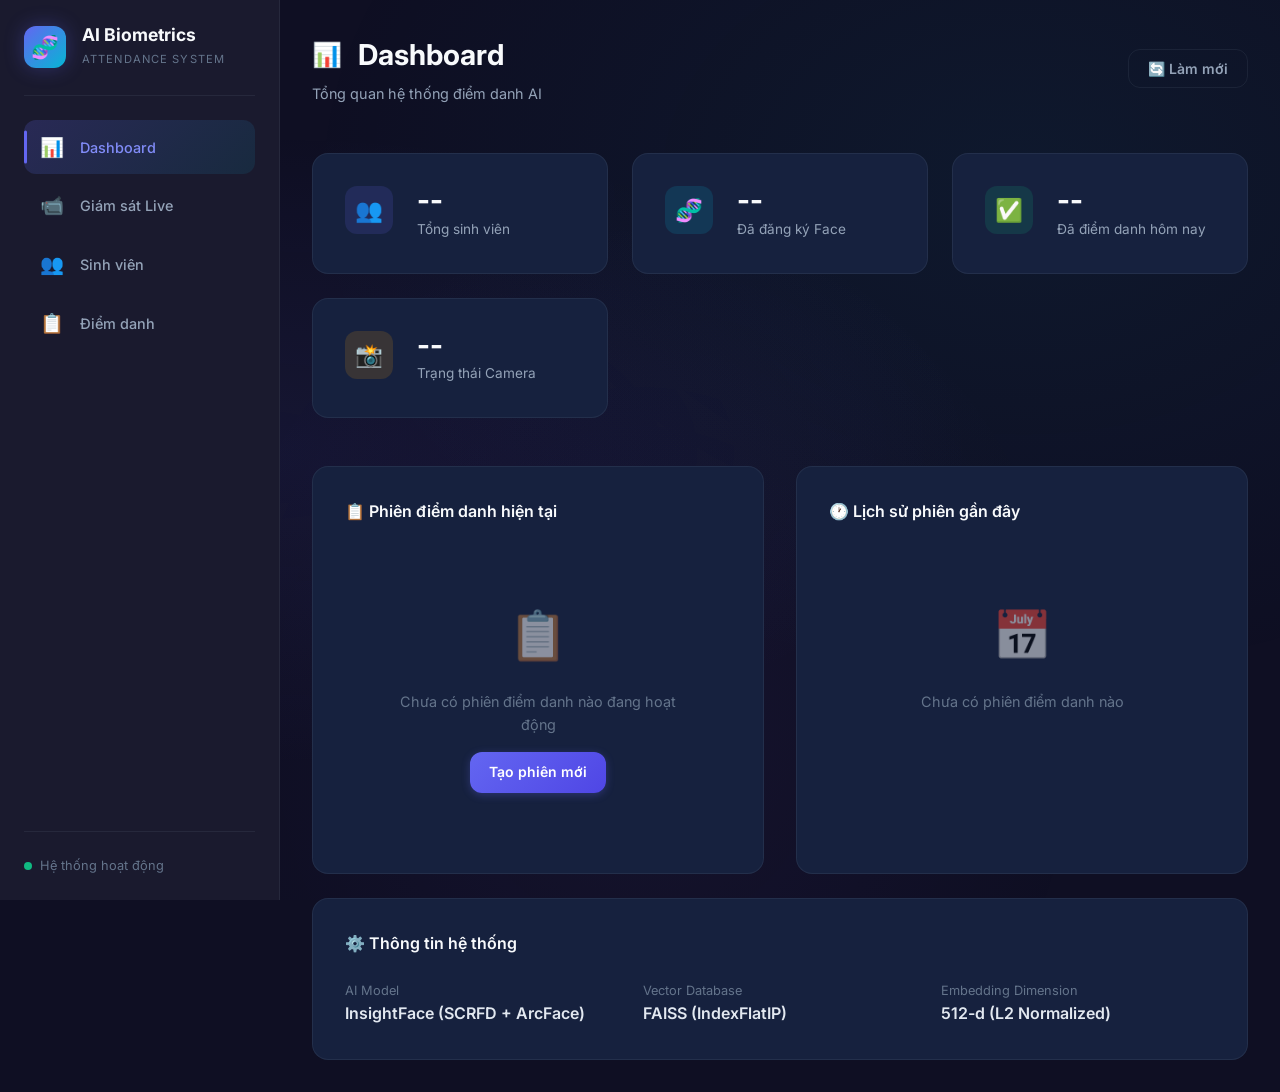
<file: frontend/index.html>
<!DOCTYPE html>
<html lang="vi">
<head>
    <meta charset="UTF-8">
    <meta name="viewport" content="width=device-width, initial-scale=1.0">
    <meta name="description" content="Hệ thống điểm danh tự động bằng nhận diện khuôn mặt AI">
    <title>AI Biometrics - Dashboard</title>
    <link rel="preconnect" href="https://fonts.googleapis.com">
    <link href="https://fonts.googleapis.com/css2?family=Inter:wght@400;500;600;700&display=swap" rel="stylesheet">
    <link rel="stylesheet" href="static/css/style.css">
</head>
<body>
    <div class="app-layout">
        <!-- Sidebar -->
        <aside class="sidebar" id="sidebar">
            <div class="sidebar-brand">
                <div class="brand-icon">🧬</div>
                <div>
                    <h1>AI Biometrics</h1>
                    <span class="brand-sub">Attendance System</span>
                </div>
            </div>
            
            <ul class="nav-menu">
                <li class="nav-item">
                    <a href="index.html" class="nav-link active">
                        <span class="nav-icon">📊</span>
                        <span>Dashboard</span>
                    </a>
                </li>
                <li class="nav-item">
                    <a href="monitor.html" class="nav-link">
                        <span class="nav-icon">📹</span>
                        <span>Giám sát Live</span>
                    </a>
                </li>
                <li class="nav-item">
                    <a href="students.html" class="nav-link">
                        <span class="nav-icon">👥</span>
                        <span>Sinh viên</span>
                    </a>
                </li>
                <li class="nav-item">
                    <a href="attendance.html" class="nav-link">
                        <span class="nav-icon">📋</span>
                        <span>Điểm danh</span>
                    </a>
                </li>
            </ul>
            
            <div class="sidebar-footer">
                <div class="system-status" id="systemStatus">
                    <span class="status-dot"></span>
                    <span>Hệ thống hoạt động</span>
                </div>
            </div>
        </aside>
        
        <!-- Main Content -->
        <main class="main-content">
            <button class="mobile-menu-btn" onclick="toggleSidebar()">☰</button>
            
            <div class="page-header">
                <div>
                    <h2 class="page-title">
                        <span class="title-icon">📊</span>
                        Dashboard
                    </h2>
                    <p class="page-subtitle">Tổng quan hệ thống điểm danh AI</p>
                </div>
                <div class="flex gap-sm">
                    <button class="btn btn-outline" onclick="refreshDashboard()">🔄 Làm mới</button>
                </div>
            </div>

            <!-- Stats Grid -->
            <div class="stats-grid" id="statsGrid">
                <div class="stat-card">
                    <div class="stat-icon purple">👥</div>
                    <div class="stat-info">
                        <div class="stat-value" id="totalStudents">--</div>
                        <div class="stat-label">Tổng sinh viên</div>
                    </div>
                </div>
                <div class="stat-card">
                    <div class="stat-icon cyan">🧬</div>
                    <div class="stat-info">
                        <div class="stat-value" id="registeredFaces">--</div>
                        <div class="stat-label">Đã đăng ký Face</div>
                    </div>
                </div>
                <div class="stat-card">
                    <div class="stat-icon green">✅</div>
                    <div class="stat-info">
                        <div class="stat-value" id="todayAttendance">--</div>
                        <div class="stat-label">Đã điểm danh hôm nay</div>
                    </div>
                </div>
                <div class="stat-card">
                    <div class="stat-icon amber">📸</div>
                    <div class="stat-info">
                        <div class="stat-value" id="cameraStatus">--</div>
                        <div class="stat-label">Trạng thái Camera</div>
                    </div>
                </div>
            </div>

            <!-- Content Grid -->
            <div class="grid-2">
                <!-- Active Session -->
                <div class="card">
                    <div class="card-header">
                        <h3 class="card-title">📋 Phiên điểm danh hiện tại</h3>
                        <span class="badge badge-success" id="sessionBadge" style="display:none;">Đang hoạt động</span>
                    </div>
                    <div id="activeSession">
                        <div class="empty-state">
                            <div class="empty-icon">📋</div>
                            <p>Chưa có phiên điểm danh nào đang hoạt động</p>
                            <a href="attendance.html" class="btn btn-primary mt-md">Tạo phiên mới</a>
                        </div>
                    </div>
                </div>

                <!-- Recent Activity -->
                <div class="card">
                    <div class="card-header">
                        <h3 class="card-title">🕐 Lịch sử phiên gần đây</h3>
                    </div>
                    <div id="recentSessions">
                        <div class="empty-state">
                            <div class="empty-icon">📅</div>
                            <p>Chưa có phiên điểm danh nào</p>
                        </div>
                    </div>
                </div>
            </div>
            
            <!-- System Info -->
            <div class="card mt-lg">
                <div class="card-header">
                    <h3 class="card-title">⚙️ Thông tin hệ thống</h3>
                </div>
                <div class="grid-3" id="systemInfo">
                    <div>
                        <p class="text-muted" style="font-size:0.8rem;">AI Model</p>
                        <p style="font-weight:600;">InsightFace (SCRFD + ArcFace)</p>
                    </div>
                    <div>
                        <p class="text-muted" style="font-size:0.8rem;">Vector Database</p>
                        <p style="font-weight:600;">FAISS (IndexFlatIP)</p>
                    </div>
                    <div>
                        <p class="text-muted" style="font-size:0.8rem;">Embedding Dimension</p>
                        <p style="font-weight:600;">512-d (L2 Normalized)</p>
                    </div>
                </div>
            </div>
        </main>
    </div>

    <div class="toast-container" id="toastContainer"></div>

    <script>
        // === Dashboard Logic ===
        async function refreshDashboard() {
            try {
                const res = await fetch('http://localhost:8000/api/attendance/dashboard');
                const data = await res.json();

                document.getElementById('totalStudents').textContent = data.total_students || 0;
                document.getElementById('registeredFaces').textContent = data.registered_faces || 0;

                // Active session
                if (data.active_session) {
                    document.getElementById('todayAttendance').textContent = data.active_session.attendance_count || 0;
                    document.getElementById('sessionBadge').style.display = 'inline-flex';
                    document.getElementById('activeSession').innerHTML = `
                        <div style="padding: 0.5rem 0;">
                            <p style="font-weight:600; font-size:1.1rem; color:var(--text-bright);">
                                ${data.active_session.name}
                            </p>
                            <p class="text-muted mt-sm">
                                Đã điểm danh: <strong class="text-success">${data.active_session.attendance_count}</strong> sinh viên
                            </p>
                            <div class="mt-md flex gap-sm">
                                <a href="monitor.html" class="btn btn-primary">📹 Giám sát</a>
                                <a href="attendance.html" class="btn btn-outline">Chi tiết</a>
                            </div>
                        </div>
                    `;
                } else {
                    document.getElementById('todayAttendance').textContent = '0';
                }

                // Recent sessions
                if (data.recent_sessions && data.recent_sessions.length > 0) {
                    document.getElementById('recentSessions').innerHTML = data.recent_sessions.map(s => `
                        <div style="display:flex; justify-content:space-between; align-items:center; padding:0.6rem 0; border-bottom:1px solid var(--border);">
                            <div>
                                <p style="font-weight:500; font-size:0.9rem;">${s.name}</p>
                                <p class="text-muted" style="font-size:0.8rem;">${s.date ? new Date(s.date).toLocaleString('vi-VN') : 'N/A'}</p>
                            </div>
                            <span class="badge badge-info">${s.total} SV</span>
                        </div>
                    `).join('');
                }

                // Camera status
                const camRes = await fetch('http://localhost:8000/api/camera/status');
                const camData = await camRes.json();
                document.getElementById('cameraStatus').textContent = camData.running ? 'Đang chạy' : 'Tắt';

            } catch (err) {
                console.error('Dashboard error:', err);
            }
        }

        function toggleSidebar() {
            document.getElementById('sidebar').classList.toggle('open');
        }

        function showToast(message, type = 'info') {
            const container = document.getElementById('toastContainer');
            const toast = document.createElement('div');
            toast.className = `toast ${type}`;
            toast.innerHTML = `<span>${type === 'success' ? '✅' : type === 'error' ? '❌' : 'ℹ️'}</span><span>${message}</span>`;
            container.appendChild(toast);
            setTimeout(() => toast.remove(), 4000);
        }

        // Load dashboard on page load
        refreshDashboard();
        // Auto-refresh every 10s
        setInterval(refreshDashboard, 10000);
    </script>
</body>
</html>
</file>
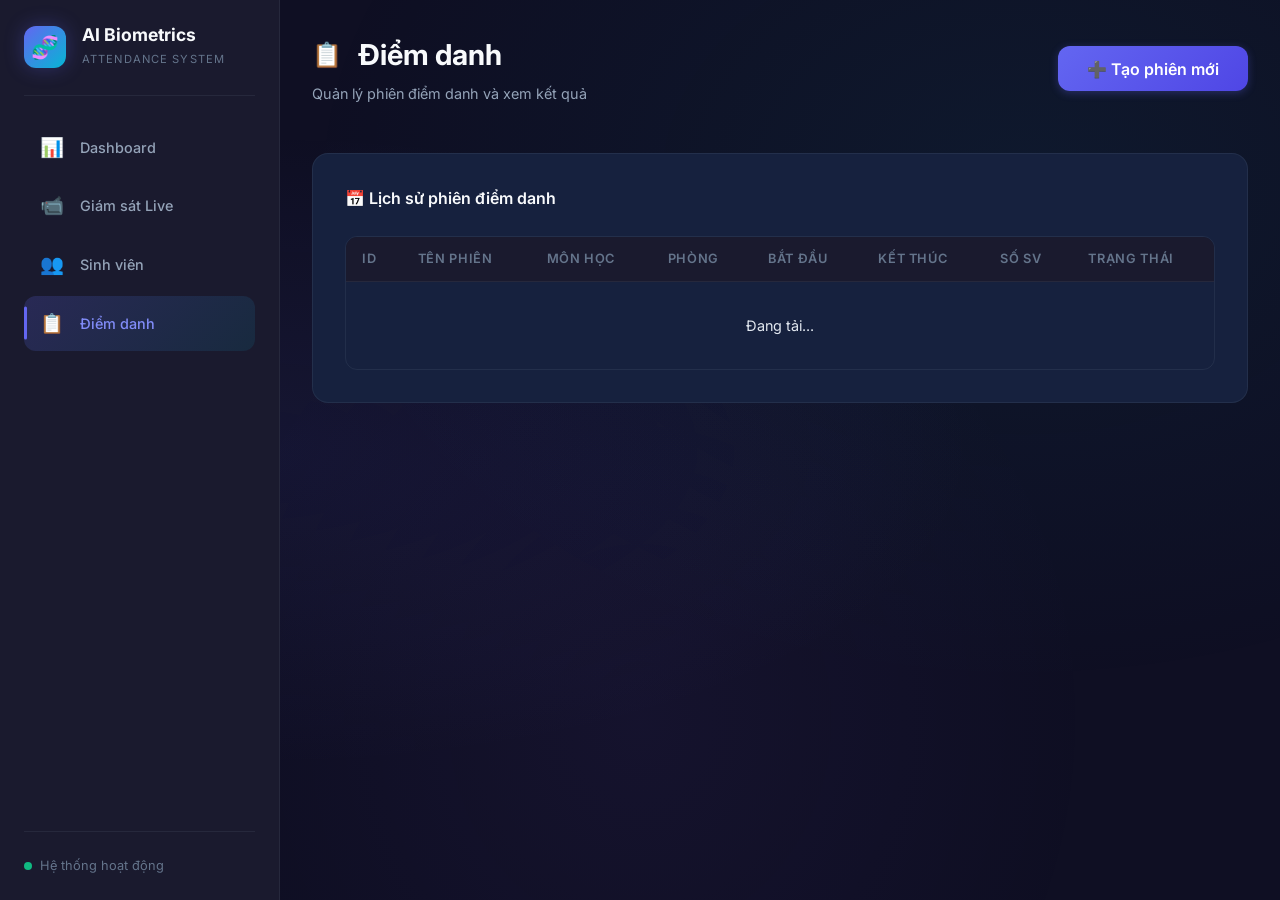
<file: frontend/attendance.html>
<!DOCTYPE html>
<html lang="vi">
<head>
    <meta charset="UTF-8">
    <meta name="viewport" content="width=device-width, initial-scale=1.0">
    <meta name="description" content="Quản lý phiên điểm danh và xem kết quả">
    <title>AI Biometrics - Điểm danh</title>
    <link href="https://fonts.googleapis.com/css2?family=Inter:wght@400;500;600;700&display=swap" rel="stylesheet">
    <link rel="stylesheet" href="static/css/style.css">
</head>
<body>
    <div class="app-layout">
        <!-- Sidebar -->
        <aside class="sidebar" id="sidebar">
            <div class="sidebar-brand">
                <div class="brand-icon">🧬</div>
                <div>
                    <h1>AI Biometrics</h1>
                    <span class="brand-sub">Attendance System</span>
                </div>
            </div>
            <ul class="nav-menu">
                <li class="nav-item"><a href="index.html" class="nav-link"><span class="nav-icon">📊</span><span>Dashboard</span></a></li>
                <li class="nav-item"><a href="monitor.html" class="nav-link"><span class="nav-icon">📹</span><span>Giám sát Live</span></a></li>
                <li class="nav-item"><a href="students.html" class="nav-link"><span class="nav-icon">👥</span><span>Sinh viên</span></a></li>
                <li class="nav-item"><a href="attendance.html" class="nav-link active"><span class="nav-icon">📋</span><span>Điểm danh</span></a></li>
            </ul>
            <div class="sidebar-footer">
                <div class="system-status"><span class="status-dot"></span><span>Hệ thống hoạt động</span></div>
            </div>
        </aside>
        
        <main class="main-content">
            <button class="mobile-menu-btn" onclick="document.getElementById('sidebar').classList.toggle('open')">☰</button>
            
            <div class="page-header">
                <div>
                    <h2 class="page-title"><span class="title-icon">📋</span>Điểm danh</h2>
                    <p class="page-subtitle">Quản lý phiên điểm danh và xem kết quả</p>
                </div>
                <button class="btn btn-primary btn-lg" onclick="showCreateSession()">➕ Tạo phiên mới</button>
            </div>

            <!-- Active Session Banner -->
            <div class="card mb-lg" id="activeSessionCard" style="display:none; border-left:3px solid var(--success);">
                <div class="flex-between">
                    <div>
                        <span class="badge badge-success mb-md">🟢 Đang hoạt động</span>
                        <h3 style="color:var(--text-bright);margin-top:0.3rem;" id="activeSessionName">--</h3>
                        <p class="text-muted mt-sm" id="activeSessionInfo">--</p>
                    </div>
                    <div class="flex gap-sm">
                        <a href="monitor.html" class="btn btn-primary">📹 Giám sát</a>
                        <button class="btn btn-danger" onclick="endActiveSession()">⏹️ Kết thúc</button>
                    </div>
                </div>
                <div class="stats-grid mt-lg" style="margin-bottom:0;">
                    <div class="stat-card">
                        <div class="stat-icon green">✅</div>
                        <div class="stat-info">
                            <div class="stat-value" id="activeAttCount">0</div>
                            <div class="stat-label">Đã điểm danh</div>
                        </div>
                    </div>
                </div>
            </div>

            <!-- Attendance Records for Active Session -->
            <div class="card mb-lg" id="activeRecords" style="display:none;">
                <div class="card-header">
                    <h3 class="card-title">📋 Danh sách đã điểm danh</h3>
                    <button class="btn btn-outline" onclick="loadActiveRecords()" style="font-size:0.85rem;">🔄 Làm mới</button>
                </div>
                <div class="table-container">
                    <table class="data-table">
                        <thead>
                            <tr>
                                <th>#</th>
                                <th>Mã SV</th>
                                <th>Họ tên</th>
                                <th>Lớp</th>
                                <th>Thời gian</th>
                                <th>Similarity</th>
                                <th>Phương thức</th>
                            </tr>
                        </thead>
                        <tbody id="recordsBody">
                        </tbody>
                    </table>
                </div>
            </div>

            <!-- Session History -->
            <div class="card">
                <div class="card-header">
                    <h3 class="card-title">📅 Lịch sử phiên điểm danh</h3>
                </div>
                <div class="table-container">
                    <table class="data-table">
                        <thead>
                            <tr>
                                <th>ID</th>
                                <th>Tên phiên</th>
                                <th>Môn học</th>
                                <th>Phòng</th>
                                <th>Bắt đầu</th>
                                <th>Kết thúc</th>
                                <th>Số SV</th>
                                <th>Trạng thái</th>
                            </tr>
                        </thead>
                        <tbody id="sessionHistory">
                            <tr><td colspan="8" class="text-center text-muted" style="padding:2rem;">Đang tải...</td></tr>
                        </tbody>
                    </table>
                </div>
            </div>
        </main>
    </div>

    <!-- Create Session Modal -->
    <div class="modal-backdrop" id="createSessionModal">
        <div class="modal">
            <div class="modal-header">
                <h3 class="modal-title">➕ Tạo phiên điểm danh</h3>
                <button class="modal-close" onclick="hideCreateSession()">✕</button>
            </div>
            <form onsubmit="createSession(event)">
                <div class="form-group">
                    <label class="form-label">Tên phiên *</label>
                    <input type="text" class="form-input" name="session_name" required 
                        placeholder="VD: Tin học đại cương - Buổi 5">
                </div>
                <div class="form-group">
                    <label class="form-label">Môn học</label>
                    <input type="text" class="form-input" name="course_name" placeholder="Tin học đại cương">
                </div>
                <div class="form-group">
                    <label class="form-label">Phòng</label>
                    <input type="text" class="form-input" name="room" placeholder="A301">
                </div>
                <div class="form-group">
                    <label class="form-label">Giảng viên</label>
                    <input type="text" class="form-input" name="instructor" placeholder="TS. Nguyễn Văn A">
                </div>
                <div class="flex gap-sm" style="justify-content:flex-end;">
                    <button type="button" class="btn btn-outline" onclick="hideCreateSession()">Hủy</button>
                    <button type="submit" class="btn btn-success">Tạo phiên</button>
                </div>
            </form>
        </div>
    </div>

    <div class="toast-container" id="toastContainer"></div>

    <script>
        let activeSessionId = null;

        async function loadPage() {
            await checkActiveSession();
            await loadSessionHistory();
        }

        async function checkActiveSession() {
            try {
                const res = await fetch('http://localhost:8000/api/attendance/sessions/active');
                const data = await res.json();
                
                const card = document.getElementById('activeSessionCard');
                const records = document.getElementById('activeRecords');
                
                if (data.active && data.session) {
                    activeSessionId = data.session.id;
                    card.style.display = 'block';
                    records.style.display = 'block';
                    document.getElementById('activeSessionName').textContent = data.session.session_name;
                    document.getElementById('activeSessionInfo').textContent = 
                        `${data.session.course_name || ''} • ${data.session.room || ''} • ${data.session.instructor || ''}`;
                    document.getElementById('activeAttCount').textContent = data.session.total_recognized;
                    
                    loadActiveRecords();
                } else {
                    activeSessionId = null;
                    card.style.display = 'none';
                    records.style.display = 'none';
                }
            } catch (err) {
                console.error('Check session error:', err);
            }
        }

        async function loadActiveRecords() {
            if (!activeSessionId) return;
            try {
                const res = await fetch(`http://localhost:8000/api/attendance/sessions/${activeSessionId}/records`);
                const data = await res.json();
                
                const tbody = document.getElementById('recordsBody');
                if (!data.records || data.records.length === 0) {
                    tbody.innerHTML = `<tr><td colspan="7" class="text-center text-muted">Chưa có ai điểm danh</td></tr>`;
                    return;
                }

                tbody.innerHTML = data.records.map((r, i) => `
                    <tr>
                        <td>${i + 1}</td>
                        <td><strong>${r.student_id}</strong></td>
                        <td>${r.full_name}</td>
                        <td>${r.class_name || '--'}</td>
                        <td>${new Date(r.check_in_time).toLocaleTimeString('vi-VN')}</td>
                        <td><span class="badge badge-success">${(r.similarity_score * 100).toFixed(1)}%</span></td>
                        <td><span class="badge badge-info">${r.method}</span></td>
                    </tr>
                `).join('');
                
                document.getElementById('activeAttCount').textContent = data.records.length;
            } catch (err) {
                console.error(err);
            }
        }

        async function loadSessionHistory() {
            try {
                const res = await fetch('http://localhost:8000/api/attendance/sessions');
                const data = await res.json();
                
                const tbody = document.getElementById('sessionHistory');
                if (!data.sessions || data.sessions.length === 0) {
                    tbody.innerHTML = `<tr><td colspan="8" class="text-center text-muted" style="padding:2rem;">Chưa có phiên nào</td></tr>`;
                    return;
                }

                tbody.innerHTML = data.sessions.map(s => `
                    <tr>
                        <td>${s.id}</td>
                        <td><strong>${s.session_name}</strong></td>
                        <td>${s.course_name || '--'}</td>
                        <td>${s.room || '--'}</td>
                        <td>${s.start_time ? new Date(s.start_time).toLocaleString('vi-VN') : '--'}</td>
                        <td>${s.end_time ? new Date(s.end_time).toLocaleString('vi-VN') : '--'}</td>
                        <td><strong>${s.total_recognized}</strong></td>
                        <td>${s.is_active 
                            ? '<span class="badge badge-success">Đang chạy</span>' 
                            : '<span class="badge badge-info">Kết thúc</span>'
                        }</td>
                    </tr>
                `).join('');
            } catch (err) {
                console.error(err);
            }
        }

        async function createSession(event) {
            event.preventDefault();
            const form = event.target;
            const body = {
                session_name: form.session_name.value,
                course_name: form.course_name.value || null,
                room: form.room.value || null,
                instructor: form.instructor.value || null,
            };
            try {
                const res = await fetch('http://localhost:8000/api/attendance/sessions', {
                    method: 'POST',
                    headers: { 'Content-Type': 'application/json' },
                    body: JSON.stringify(body),
                });
                const data = await res.json();
                if (res.ok) {
                    showToast('Đã tạo phiên điểm danh', 'success');
                    hideCreateSession();
                    form.reset();
                    loadPage();
                } else {
                    showToast(data.detail || 'Lỗi', 'error');
                }
            } catch (err) {
                showToast('Lỗi kết nối', 'error');
            }
        }

        async function endActiveSession() {
            if (!activeSessionId) return;
            if (!confirm('Bạn có chắc muốn kết thúc phiên điểm danh này?')) return;
            
            try {
                await fetch(`http://localhost:8000/api/attendance/sessions/${activeSessionId}/end`, { method: 'POST' });
                showToast('Đã kết thúc phiên điểm danh', 'success');
                loadPage();
            } catch (err) {
                showToast('Lỗi', 'error');
            }
        }

        function showCreateSession() { document.getElementById('createSessionModal').classList.add('active'); }
        function hideCreateSession() { document.getElementById('createSessionModal').classList.remove('active'); }

        function showToast(message, type = 'info') {
            const container = document.getElementById('toastContainer');
            const toast = document.createElement('div');
            toast.className = `toast ${type}`;
            toast.innerHTML = `<span>${type === 'success' ? '✅' : type === 'error' ? '❌' : 'ℹ️'}</span><span>${message}</span>`;
            container.appendChild(toast);
            setTimeout(() => toast.remove(), 4000);
        }

        loadPage();
        // Auto-refresh records
        setInterval(() => { if (activeSessionId) loadActiveRecords(); }, 5000);
    </script>
</body>
</html>
</file>
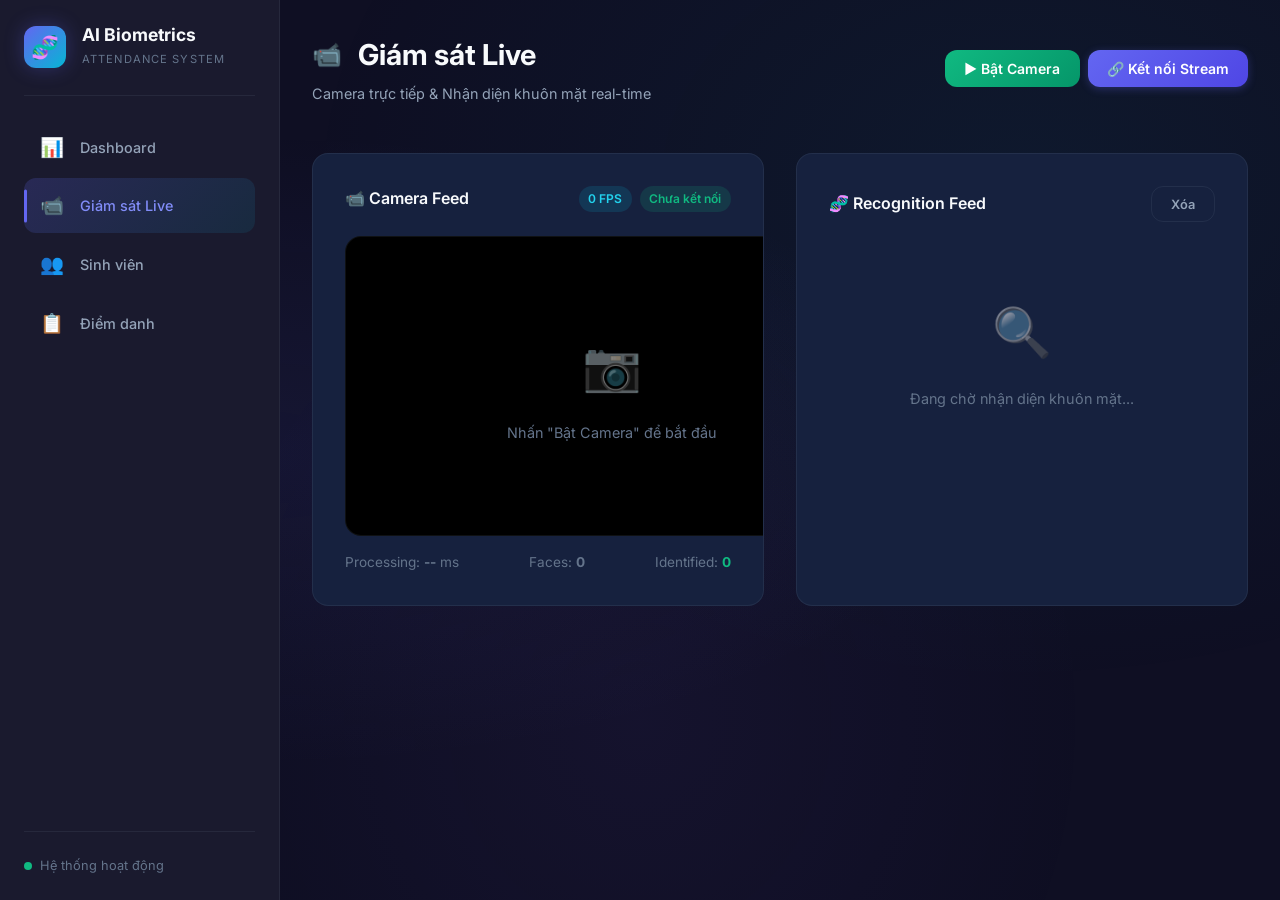
<file: frontend/monitor.html>
<!DOCTYPE html>
<html lang="vi">
<head>
    <meta charset="UTF-8">
    <meta name="viewport" content="width=device-width, initial-scale=1.0">
    <meta name="description" content="Giám sát camera live và nhận diện khuôn mặt real-time">
    <title>AI Biometrics - Giám sát Live</title>
    <link href="https://fonts.googleapis.com/css2?family=Inter:wght@400;500;600;700&display=swap" rel="stylesheet">
    <link rel="stylesheet" href="static/css/style.css">
</head>
<body>
    <div class="app-layout">
        <!-- Sidebar -->
        <aside class="sidebar" id="sidebar">
            <div class="sidebar-brand">
                <div class="brand-icon">🧬</div>
                <div>
                    <h1>AI Biometrics</h1>
                    <span class="brand-sub">Attendance System</span>
                </div>
            </div>
            <ul class="nav-menu">
                <li class="nav-item"><a href="index.html" class="nav-link"><span class="nav-icon">📊</span><span>Dashboard</span></a></li>
                <li class="nav-item"><a href="monitor.html" class="nav-link active"><span class="nav-icon">📹</span><span>Giám sát Live</span></a></li>
                <li class="nav-item"><a href="students.html" class="nav-link"><span class="nav-icon">👥</span><span>Sinh viên</span></a></li>
                <li class="nav-item"><a href="attendance.html" class="nav-link"><span class="nav-icon">📋</span><span>Điểm danh</span></a></li>
            </ul>
            <div class="sidebar-footer">
                <div class="system-status"><span class="status-dot"></span><span>Hệ thống hoạt động</span></div>
            </div>
        </aside>
        
        <main class="main-content">
            <button class="mobile-menu-btn" onclick="document.getElementById('sidebar').classList.toggle('open')">☰</button>
            
            <div class="page-header">
                <div>
                    <h2 class="page-title"><span class="title-icon">📹</span>Giám sát Live</h2>
                    <p class="page-subtitle">Camera trực tiếp & Nhận diện khuôn mặt real-time</p>
                </div>
                <div class="flex gap-sm">
                    <button class="btn btn-success" id="btnStartCamera" onclick="startCamera()">▶️ Bật Camera</button>
                    <button class="btn btn-danger" id="btnStopCamera" onclick="stopCamera()" style="display:none;">⏹️ Tắt Camera</button>
                    <button class="btn btn-primary" id="btnConnect" onclick="connectStream()">🔗 Kết nối Stream</button>
                </div>
            </div>

            <div class="grid-2">
                <!-- Video Stream -->
                <div class="card" style="grid-column: span 1;">
                    <div class="card-header">
                        <h3 class="card-title">📹 Camera Feed</h3>
                        <div class="flex gap-sm">
                            <span class="badge badge-info" id="fpsCounter">0 FPS</span>
                            <span class="badge badge-success" id="streamStatus">Chưa kết nối</span>
                        </div>
                    </div>
                    <div class="video-container" id="videoContainer" style="position: relative; overflow: hidden; display: flex; align-items: center; justify-content: center; background: #000; min-height: 300px;">
                        <img id="videoFeed" alt="Camera Feed" style="display:none; position: absolute; width: 100%; height: 100%; object-fit: contain;">
                        <canvas id="bboxCanvas" style="position: absolute; top: 0; left: 0; width: 100%; height: 100%; object-fit: contain; pointer-events: none;"></canvas>
                        <div class="empty-state" id="videoPlaceholder">
                            <div class="empty-icon">📷</div>
                            <p>Nhấn "Bật Camera" để bắt đầu</p>
                        </div>
                        <div class="video-overlay">
                            <div class="video-badge" id="liveBadge" style="display:none;">
                                <span class="live-dot"></span>
                                LIVE
                            </div>
                        </div>
                    </div>
                    <!-- Processing stats -->
                    <div class="flex-between mt-md" style="font-size:0.85rem;">
                        <span class="text-muted">Processing: <strong id="processingTime">--</strong> ms</span>
                        <span class="text-muted">Faces: <strong id="faceCount">0</strong></span>
                        <span class="text-muted">Identified: <strong id="identifiedCount" class="text-success">0</strong></span>
                    </div>
                </div>

                <!-- Recognition Feed -->
                <div class="card">
                    <div class="card-header">
                        <h3 class="card-title">🧬 Recognition Feed</h3>
                        <button class="btn btn-outline" onclick="clearFeed()" style="font-size:0.8rem;">Xóa</button>
                    </div>
                    <div class="recognition-feed" id="recognitionFeed">
                        <div class="empty-state">
                            <div class="empty-icon">🔍</div>
                            <p>Đang chờ nhận diện khuôn mặt...</p>
                        </div>
                    </div>
                </div>
            </div>
        </main>
    </div>

    <div class="toast-container" id="toastContainer"></div>

    <script>
        let ws = null;
        let frameCount = 0;
        let lastFpsTime = Date.now();

        async function startCamera() {
            try {
                const res = await fetch('http://localhost:8000/api/camera/start', { method: 'POST' });
                const data = await res.json();
                
                if (data.status === 'started' || data.status === 'already_running') {
                    document.getElementById('btnStartCamera').style.display = 'none';
                    document.getElementById('btnStopCamera').style.display = 'inline-flex';
                    showToast('Camera đã bật', 'success');
                } else {
                    showToast(data.message || 'Không thể mở camera', 'error');
                }
            } catch (err) {
                showToast('Lỗi kết nối server', 'error');
            }
        }

        async function stopCamera() {
            try {
                await fetch('http://localhost:8000/api/camera/stop', { method: 'POST' });
                document.getElementById('btnStartCamera').style.display = 'inline-flex';
                document.getElementById('btnStopCamera').style.display = 'none';
                disconnectStream();
                showToast('Camera đã tắt', 'info');
            } catch (err) {
                showToast('Lỗi', 'error');
            }
        }

        function connectStream() {
            if (ws && ws.readyState === WebSocket.OPEN) {
                disconnectStream();
                return;
            }

            const protocol = location.protocol === 'https:' ? 'wss:' : 'ws:';
            ws = new WebSocket(`${protocol}//localhost:8000/api/camera/ws/stream`);
            ws.binaryType = 'arraybuffer';

            ws.onopen = () => {
                document.getElementById('streamStatus').textContent = 'Đã kết nối';
                document.getElementById('streamStatus').className = 'badge badge-success';
                document.getElementById('liveBadge').style.display = 'flex';
                document.getElementById('videoPlaceholder').style.display = 'none';
                document.getElementById('videoFeed').style.display = 'block';
                document.getElementById('btnConnect').textContent = '🔌 Ngắt kết nối';
                showToast('Đã kết nối stream', 'success');
            };

            ws.onmessage = (event) => {
                if (event.data instanceof ArrayBuffer) {
                    // Binary frame (JPEG)
                    const blob = new Blob([event.data], { type: 'image/jpeg' });
                    const url = URL.createObjectURL(blob);
                    const img = document.getElementById('videoFeed');
                    img.src = url;
                    if (window._lastUrl) URL.revokeObjectURL(window._lastUrl);
                    window._lastUrl = url;

                    // FPS counter
                    frameCount++;
                    const now = Date.now();
                    if (now - lastFpsTime >= 1000) {
                        document.getElementById('fpsCounter').textContent = `${frameCount} FPS`;
                        frameCount = 0;
                        lastFpsTime = now;
                    }
                } else {
                    // JSON message
                    try {
                        const data = JSON.parse(event.data);
                        if (data.type === 'recognition') {
                            handleRecognitionResult(data);
                        }
                    } catch (e) {
                        console.error('Parse error:', e);
                    }
                }
            };

            ws.onclose = () => {
                document.getElementById('streamStatus').textContent = 'Ngắt kết nối';
                document.getElementById('streamStatus').className = 'badge badge-warning';
                document.getElementById('liveBadge').style.display = 'none';
                document.getElementById('btnConnect').textContent = '🔗 Kết nối Stream';
                
                // Clear canvas on close
                const canvas = document.getElementById('bboxCanvas');
                const ctx = canvas.getContext('2d');
                ctx.clearRect(0, 0, canvas.width, canvas.height);
            };

            ws.onerror = () => {
                showToast('Lỗi kết nối WebSocket', 'error');
            };
        }

        function disconnectStream() {
            if (ws) {
                ws.close();
                ws = null;
            }
        }

        function handleRecognitionResult(data) {
            // Update stats
            document.getElementById('processingTime').textContent = data.processing_time_ms || '--';
            document.getElementById('faceCount').textContent = data.total_faces || 0;
            document.getElementById('identifiedCount').textContent = data.identified || 0;

            const feed = document.getElementById('recognitionFeed');
            if (feed.querySelector('.empty-state')) feed.innerHTML = '';

            // --- Vẽ Bounding Box Lên Canvas ---
            const canvas = document.getElementById('bboxCanvas');
            const videoFeed = document.getElementById('videoFeed');
            
            // Đảm bảo canvas có chung coordinate space logic với độ phân giải thực của webcam
            const nW = videoFeed.naturalWidth || 640;
            const nH = videoFeed.naturalHeight || 480;
            
            if (canvas.width !== nW || canvas.height !== nH) {
                canvas.width = nW;
                canvas.height = nH;
            }
            
            const ctx = canvas.getContext('2d');
            ctx.clearRect(0, 0, canvas.width, canvas.height);

            if (data.faces && data.faces.length > 0) {
                data.faces.forEach(face => {
                    const [x1, y1, x2, y2] = face.bbox;
                    const rectW = x2 - x1;
                    const rectH = y2 - y1;

                    // 1. Vẽ bounding box
                    const mainColor = face.identified ? '#10b981' : '#f43f5e';
                    ctx.strokeStyle = mainColor;
                    ctx.lineWidth = 3;
                    
                    // Vẽ box viền (Stroke Rect - rất an toàn và đảm bảo hoạt động)
                    ctx.strokeRect(x1, y1, rectW, rectH);
                    
                    // Vẽ các góc (corner style) bằng nét cơ bản để tránh lỗi
                    const cornerLen = Math.min(rectW, rectH) * 0.15;
                    ctx.beginPath();
                    ctx.lineWidth = 5;
                    // Top-left
                    ctx.moveTo(x1, y1 + cornerLen); ctx.lineTo(x1, y1); ctx.lineTo(x1 + cornerLen, y1);
                    // Top-right
                    ctx.moveTo(x2 - cornerLen, y1); ctx.lineTo(x2, y1); ctx.lineTo(x2, y1 + cornerLen);
                    // Bottom-right
                    ctx.moveTo(x2, y2 - cornerLen); ctx.lineTo(x2, y2); ctx.lineTo(x2 - cornerLen, y2);
                    // Bottom-left
                    ctx.moveTo(x1 + cornerLen, y2); ctx.lineTo(x1, y2); ctx.lineTo(x1, y2 - cornerLen);
                    ctx.stroke();

                    // Khung mờ nền nhẹ trong Box
                    ctx.fillStyle = mainColor;
                    ctx.globalAlpha = 0.15;
                    ctx.fillRect(x1, y1, rectW, rectH);
                    ctx.globalAlpha = 1.0;

                    // 2. Vẽ Landmarks (nếu có)
                    if (face.landmarks) {
                        ctx.fillStyle = '#fbbf24';
                        face.landmarks.forEach(pt => {
                            ctx.beginPath();
                            ctx.arc(pt[0], pt[1], 3, 0, Math.PI * 2);
                            ctx.fill();
                        });
                    }

                    // 3. Vẽ Label (Tên + ID)
                    const name = face.full_name !== 'Unknown' && face.full_name ? face.full_name : 'Người lạ';
                    const scoreText = `${Math.round(face.similarity * 100)}%`;
                    const label = `${name} (${scoreText})`;
                    
                    ctx.font = 'bold 16px Inter, sans-serif';
                    const textWidth = ctx.measureText(label).width;
                    
                    // BG cho label (Dùng fillRect thay vì roundRect tránh lỗi trên các Chrome cũ)
                    const labelY = y1 - 30 > 0 ? y1 - 30 : y1;
                    ctx.fillStyle = mainColor;
                    ctx.fillRect(x1, labelY, textWidth + 15, 25);
                    
                    // Chữ
                    ctx.fillStyle = '#ffffff';
                    ctx.fillText(label, x1 + 7, labelY + 18);

                    // --- Cập nhật Feed Recognition ---
                    if (face.identified || face.similarity > 0.2) {
                        const studentLabel = face.identified ? face.student_id : 'Không xác định';
                        const existingItem = Array.from(feed.children).find(item => 
                            item.querySelector('h4')?.textContent === studentLabel
                        );
                        
                        if (existingItem) {
                            existingItem.querySelector('p').innerHTML = `<strong>${name}</strong> • ${scoreText} • ${new Date().toLocaleTimeString('vi-VN')}`;
                            feed.prepend(existingItem);
                        } else {
                            const item = document.createElement('div');
                            item.className = `recognition-item ${face.identified ? 'identified' : 'unknown'}`;
                            item.innerHTML = `
                                <span class="rec-icon">${face.identified ? '✅' : '❓'}</span>
                                <div class="rec-info">
                                    <h4>${studentLabel}</h4>
                                    <p><strong>${name}</strong> • ${scoreText} • ${new Date().toLocaleTimeString('vi-VN')}</p>
                                </div>
                            `;
                            feed.prepend(item);
                        }
                    }

                    // Giới hạn 20 items trong feed
                    while (feed.children.length > 20) feed.removeChild(feed.lastChild);
                });
            }
        }

        function clearFeed() {
            document.getElementById('recognitionFeed').innerHTML = `
                <div class="empty-state">
                    <div class="empty-icon">🔍</div>
                    <p>Đang chờ nhận diện khuôn mặt...</p>
                </div>
            `;
        }

        function showToast(message, type = 'info') {
            const container = document.getElementById('toastContainer');
            const toast = document.createElement('div');
            toast.className = `toast ${type}`;
            toast.innerHTML = `<span>${type === 'success' ? '✅' : type === 'error' ? '❌' : 'ℹ️'}</span><span>${message}</span>`;
            container.appendChild(toast);
            setTimeout(() => toast.remove(), 4000);
        }

        // Check camera status on load
        fetch('http://localhost:8000/api/camera/status')
            .then(r => r.json())
            .then(data => {
                if (data.running) {
                    document.getElementById('btnStartCamera').style.display = 'none';
                    document.getElementById('btnStopCamera').style.display = 'inline-flex';
                }
            });
    </script>
</body>
</html>
</file>
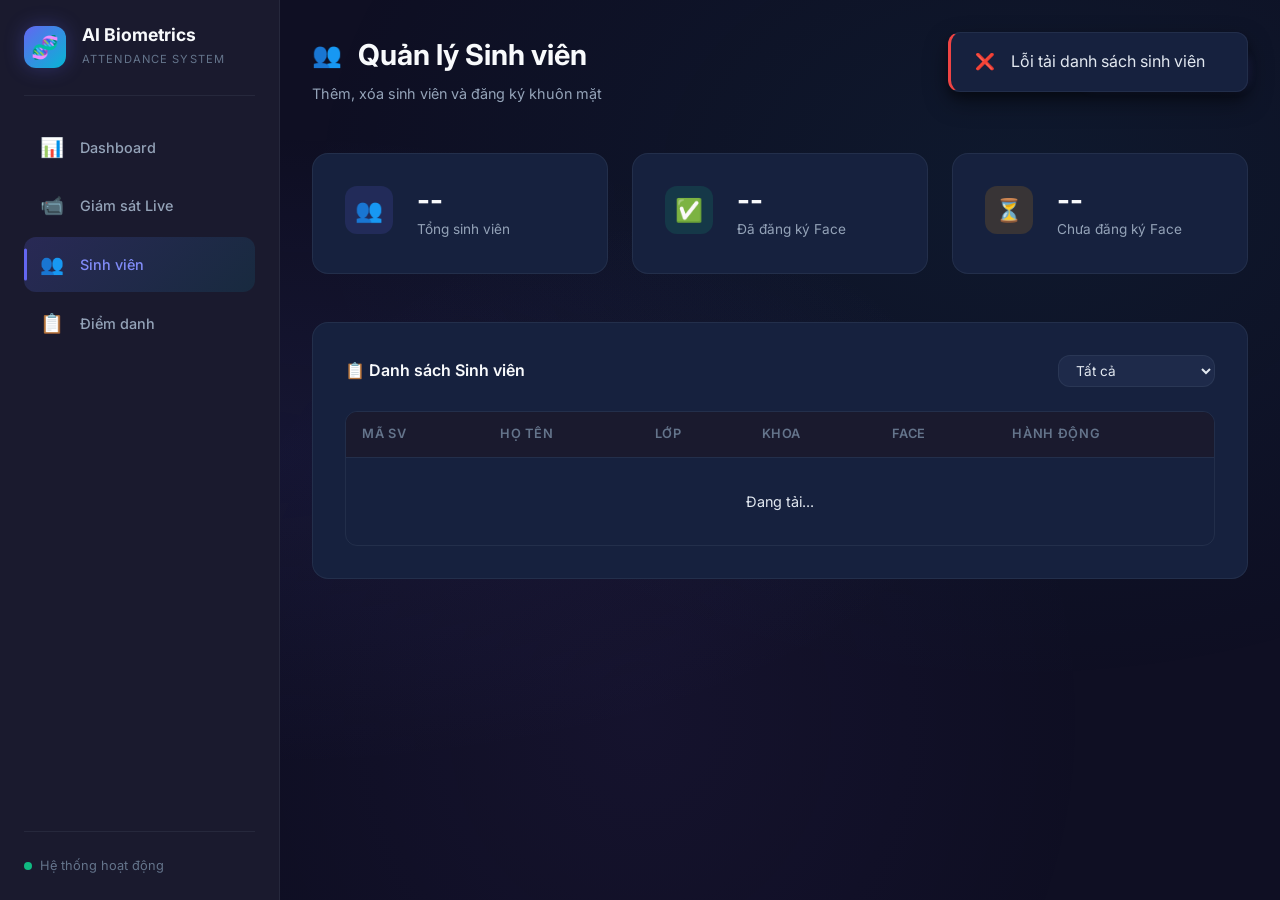
<file: frontend/students.html>
<!DOCTYPE html>
<html lang="vi">
<head>
    <meta charset="UTF-8">
    <meta name="viewport" content="width=device-width, initial-scale=1.0">
    <meta name="description" content="Quản lý sinh viên và đăng ký khuôn mặt">
    <title>AI Biometrics - Quản lý Sinh viên</title>
    <link href="https://fonts.googleapis.com/css2?family=Inter:wght@400;500;600;700&display=swap" rel="stylesheet">
    <link rel="stylesheet" href="static/css/style.css">
</head>
<body>
    <div class="app-layout">
        <!-- Sidebar -->
        <aside class="sidebar" id="sidebar">
            <div class="sidebar-brand">
                <div class="brand-icon">🧬</div>
                <div>
                    <h1>AI Biometrics</h1>
                    <span class="brand-sub">Attendance System</span>
                </div>
            </div>
            <ul class="nav-menu">
                <li class="nav-item"><a href="index.html" class="nav-link"><span class="nav-icon">📊</span><span>Dashboard</span></a></li>
                <li class="nav-item"><a href="monitor.html" class="nav-link"><span class="nav-icon">📹</span><span>Giám sát Live</span></a></li>
                <li class="nav-item"><a href="students.html" class="nav-link active"><span class="nav-icon">👥</span><span>Sinh viên</span></a></li>
                <li class="nav-item"><a href="attendance.html" class="nav-link"><span class="nav-icon">📋</span><span>Điểm danh</span></a></li>
            </ul>
            <div class="sidebar-footer">
                <div class="system-status"><span class="status-dot"></span><span>Hệ thống hoạt động</span></div>
            </div>
        </aside>
        
        <main class="main-content">
            <button class="mobile-menu-btn" onclick="document.getElementById('sidebar').classList.toggle('open')">☰</button>
            
            <div class="page-header">
                <div>
                    <h2 class="page-title"><span class="title-icon">👥</span>Quản lý Sinh viên</h2>
                    <p class="page-subtitle">Thêm, xóa sinh viên và đăng ký khuôn mặt</p>
                </div>
                <div class="flex gap-sm">
                    <button class="btn btn-primary" onclick="showAddModal()">➕ Thêm Sinh viên</button>
                </div>
            </div>

            <!-- Stats -->
            <div class="stats-grid">
                <div class="stat-card">
                    <div class="stat-icon purple">👥</div>
                    <div class="stat-info">
                        <div class="stat-value" id="totalCount">--</div>
                        <div class="stat-label">Tổng sinh viên</div>
                    </div>
                </div>
                <div class="stat-card">
                    <div class="stat-icon green">✅</div>
                    <div class="stat-info">
                        <div class="stat-value" id="registeredCount">--</div>
                        <div class="stat-label">Đã đăng ký Face</div>
                    </div>
                </div>
                <div class="stat-card">
                    <div class="stat-icon amber">⏳</div>
                    <div class="stat-info">
                        <div class="stat-value" id="pendingCount">--</div>
                        <div class="stat-label">Chưa đăng ký Face</div>
                    </div>
                </div>
            </div>

            <!-- Student Table -->
            <div class="card">
                <div class="card-header">
                    <h3 class="card-title">📋 Danh sách Sinh viên</h3>
                    <div class="flex gap-sm">
                        <select class="form-select" id="filterFace" onchange="loadStudents()" style="width:auto; padding:0.4rem 0.8rem; font-size:0.85rem;">
                            <option value="">Tất cả</option>
                            <option value="true">Đã đăng ký Face</option>
                            <option value="false">Chưa đăng ký</option>
                        </select>
                    </div>
                </div>
                <div class="table-container">
                    <table class="data-table">
                        <thead>
                            <tr>
                                <th>Mã SV</th>
                                <th>Họ tên</th>
                                <th>Lớp</th>
                                <th>Khoa</th>
                                <th>Face</th>
                                <th>Hành động</th>
                            </tr>
                        </thead>
                        <tbody id="studentTableBody">
                            <tr>
                                <td colspan="6" class="text-center text-muted" style="padding:2rem;">Đang tải...</td>
                            </tr>
                        </tbody>
                    </table>
                </div>
            </div>
        </main>
    </div>

    <!-- Add Student Modal -->
    <div class="modal-backdrop" id="addModal">
        <div class="modal">
            <div class="modal-header">
                <h3 class="modal-title">➕ Thêm Sinh viên</h3>
                <button class="modal-close" onclick="hideAddModal()">✕</button>
            </div>
            <form id="addStudentForm" onsubmit="addStudent(event)">
                <div class="form-group">
                    <label class="form-label">Mã sinh viên *</label>
                    <input type="text" class="form-input" name="student_id" required placeholder="VD: SV001">
                </div>
                <div class="form-group">
                    <label class="form-label">Họ và tên *</label>
                    <input type="text" class="form-input" name="full_name" required placeholder="Nguyen Van A">
                </div>
                <div class="form-group">
                    <label class="form-label">Lớp</label>
                    <input type="text" class="form-input" name="class_name" placeholder="CNTT-K45">
                </div>
                <div class="form-group">
                    <label class="form-label">Khoa</label>
                    <input type="text" class="form-input" name="department" placeholder="Công nghệ thông tin">
                </div>
                <div class="form-group">
                    <label class="form-label">Email</label>
                    <input type="email" class="form-input" name="email" placeholder="email@example.com">
                </div>
                <div class="flex gap-sm" style="justify-content:flex-end;">
                    <button type="button" class="btn btn-outline" onclick="hideAddModal()">Hủy</button>
                    <button type="submit" class="btn btn-primary">Thêm</button>
                </div>
            </form>
        </div>
    </div>

    <!-- Register Face Modal -->
    <div class="modal-backdrop" id="faceModal">
        <div class="modal">
            <div class="modal-header">
                <h3 class="modal-title">🧬 Đăng ký khuôn mặt</h3>
                <button class="modal-close" onclick="hideFaceModal()">✕</button>
            </div>
            <p class="text-muted mb-md" id="faceModalInfo">Sinh viên: --</p>
            <form id="registerFaceForm" onsubmit="registerFace(event)" enctype="multipart/form-data">
                <input type="hidden" name="student_id" id="faceStudentId">
                <div class="form-group">
                    <label class="form-label">Upload ảnh khuôn mặt (1-5 ảnh)</label>
                    <input type="file" class="form-input" name="files" multiple accept="image/*" required
                        style="padding:0.8rem;"
                        onchange="previewImages(this)">
                    <p class="text-muted mt-sm" style="font-size:0.8rem;">
                        💡 Nên upload 3-5 ảnh với các góc khác nhau để tăng độ chính xác
                    </p>
                </div>
                <div id="imagePreview" class="flex gap-sm mb-md" style="flex-wrap:wrap;"></div>
                <div class="flex gap-sm" style="justify-content:flex-end;">
                    <button type="button" class="btn btn-outline" onclick="hideFaceModal()">Hủy</button>
                    <button type="submit" class="btn btn-success" id="btnRegFace">🧬 Đăng ký</button>
                </div>
            </form>
        </div>
    </div>

    <div class="toast-container" id="toastContainer"></div>

    <script>
        async function loadStudents() {
            try {
                const filter = document.getElementById('filterFace').value;
                let url = 'http://localhost:8000/api/students/?limit=200';
                if (filter) url += `&face_registered=${filter}`;

                const res = await fetch(url);
                const data = await res.json();

                const tbody = document.getElementById('studentTableBody');
                
                if (!data.students || data.students.length === 0) {
                    tbody.innerHTML = `<tr><td colspan="6" class="text-center text-muted" style="padding:2rem;">Chưa có sinh viên nào</td></tr>`;
                    return;
                }

                tbody.innerHTML = data.students.map(s => `
                    <tr>
                        <td><strong>${s.student_id}</strong></td>
                        <td>${s.full_name}</td>
                        <td>${s.class_name || '--'}</td>
                        <td>${s.department || '--'}</td>
                        <td>
                            ${s.face_registered 
                                ? `<span class="badge badge-success">✅ Đã đăng ký (${s.num_face_images})</span>`
                                : '<span class="badge badge-warning">⏳ Chưa</span>'
                            }
                        </td>
                        <td>
                            <button class="btn btn-outline" style="font-size:0.8rem;padding:0.3rem 0.6rem;" 
                                onclick="showFaceModal('${s.student_id}', '${s.full_name}')">
                                🧬 Đăng ký Face
                            </button>
                        </td>
                    </tr>
                `).join('');

                // Update stats
                const total = data.students.length;
                const registered = data.students.filter(s => s.face_registered).length;
                document.getElementById('totalCount').textContent = total;
                document.getElementById('registeredCount').textContent = registered;
                document.getElementById('pendingCount').textContent = total - registered;

            } catch (err) {
                console.error('Load students error:', err);
                showToast('Lỗi tải danh sách sinh viên', 'error');
            }
        }

        async function addStudent(event) {
            event.preventDefault();
            const form = new FormData(event.target);
            try {
                const res = await fetch('http://localhost:8000/api/students/', { method: 'POST', body: form });
                const data = await res.json();
                if (res.ok) {
                    showToast(`Đã thêm sinh viên ${form.get('student_id')}`, 'success');
                    hideAddModal();
                    event.target.reset();
                    loadStudents();
                } else {
                    showToast(data.detail || 'Lỗi', 'error');
                }
            } catch (err) {
                showToast('Lỗi kết nối', 'error');
            }
        }

        async function registerFace(event) {
            event.preventDefault();
            const form = new FormData(event.target);
            const studentId = form.get('student_id');
            
            document.getElementById('btnRegFace').textContent = '⏳ Đang xử lý...';
            document.getElementById('btnRegFace').disabled = true;
            
            try {
                const res = await fetch(`http://localhost:8000/api/students/${studentId}/register-face`, {
                    method: 'POST',
                    body: form,
                });
                const data = await res.json();
                if (res.ok) {
                    showToast(data.message, 'success');
                    hideFaceModal();
                    loadStudents();
                } else {
                    showToast(data.detail || 'Lỗi đăng ký', 'error');
                }
            } catch (err) {
                showToast('Lỗi kết nối', 'error');
            } finally {
                document.getElementById('btnRegFace').textContent = '🧬 Đăng ký';
                document.getElementById('btnRegFace').disabled = false;
            }
        }

        function previewImages(input) {
            const preview = document.getElementById('imagePreview');
            preview.innerHTML = '';
            [...input.files].forEach(file => {
                const reader = new FileReader();
                reader.onload = (e) => {
                    const img = document.createElement('img');
                    img.src = e.target.result;
                    img.style.cssText = 'width:80px;height:80px;object-fit:cover;border-radius:var(--radius-md);border:2px solid var(--border);';
                    preview.appendChild(img);
                };
                reader.readAsDataURL(file);
            });
        }

        function showAddModal() { document.getElementById('addModal').classList.add('active'); }
        function hideAddModal() { document.getElementById('addModal').classList.remove('active'); }
        function showFaceModal(id, name) {
            document.getElementById('faceStudentId').value = id;
            document.getElementById('faceModalInfo').textContent = `Sinh viên: ${id} - ${name}`;
            document.getElementById('imagePreview').innerHTML = '';
            document.getElementById('registerFaceForm').reset();
            document.getElementById('faceStudentId').value = id;
            document.getElementById('faceModal').classList.add('active');
        }
        function hideFaceModal() { document.getElementById('faceModal').classList.remove('active'); }

        function showToast(message, type = 'info') {
            const container = document.getElementById('toastContainer');
            const toast = document.createElement('div');
            toast.className = `toast ${type}`;
            toast.innerHTML = `<span>${type === 'success' ? '✅' : type === 'error' ? '❌' : 'ℹ️'}</span><span>${message}</span>`;
            container.appendChild(toast);
            setTimeout(() => toast.remove(), 4000);
        }

        // Load on page ready
        loadStudents();
    </script>
</body>
</html>
</file>
<file: frontend/static/css/style.css>
/* ========================================
   AI Biometrics Attendance System - Design System
   ======================================== */

/* === CSS Variables / Design Tokens === */
:root {
    /* Colors */
    --primary: #6366f1;
    --primary-light: #818cf8;
    --primary-dark: #4f46e5;
    --primary-glow: rgba(99, 102, 241, 0.3);
    
    --accent: #06b6d4;
    --accent-light: #22d3ee;
    
    --success: #10b981;
    --success-light: rgba(16, 185, 129, 0.15);
    --warning: #f59e0b;
    --warning-light: rgba(245, 158, 11, 0.15);
    --danger: #ef4444;
    --danger-light: rgba(239, 68, 68, 0.15);
    
    /* Dark theme */
    --bg-primary: #0f0f23;
    --bg-secondary: #1a1a2e;
    --bg-card: #16213e;
    --bg-card-hover: #1a2744;
    --bg-glass: rgba(22, 33, 62, 0.7);
    --bg-input: #1e2a4a;
    
    --text-primary: #e2e8f0;
    --text-secondary: #94a3b8;
    --text-muted: #64748b;
    --text-bright: #f8fafc;
    
    --border: rgba(148, 163, 184, 0.1);
    --border-hover: rgba(99, 102, 241, 0.3);
    
    /* Spacing */
    --space-xs: 0.25rem;
    --space-sm: 0.5rem;
    --space-md: 1rem;
    --space-lg: 1.5rem;
    --space-xl: 2rem;
    --space-2xl: 3rem;
    
    /* Radius */
    --radius-sm: 0.5rem;
    --radius-md: 0.75rem;
    --radius-lg: 1rem;
    --radius-xl: 1.5rem;
    --radius-full: 9999px;
    
    /* Shadows */
    --shadow-sm: 0 1px 2px rgba(0, 0, 0, 0.3);
    --shadow-md: 0 4px 6px rgba(0, 0, 0, 0.3), 0 2px 4px rgba(0, 0, 0, 0.2);
    --shadow-lg: 0 10px 25px rgba(0, 0, 0, 0.4), 0 6px 10px rgba(0, 0, 0, 0.3);
    --shadow-glow: 0 0 20px var(--primary-glow);
    
    /* Transition */
    --transition: all 0.3s cubic-bezier(0.4, 0, 0.2, 1);
    --transition-fast: all 0.15s ease;
    
    /* Font */
    --font-sans: 'Inter', -apple-system, BlinkMacSystemFont, 'Segoe UI', sans-serif;
    --font-mono: 'JetBrains Mono', 'Fira Code', monospace;
}

/* === Global Reset & Base === */
*, *::before, *::after {
    margin: 0;
    padding: 0;
    box-sizing: border-box;
}

html {
    font-size: 16px;
    scroll-behavior: smooth;
}

body {
    font-family: var(--font-sans);
    background: var(--bg-primary);
    color: var(--text-primary);
    line-height: 1.6;
    min-height: 100vh;
    overflow-x: hidden;
}

/* Animated background gradient */
body::before {
    content: '';
    position: fixed;
    top: 0;
    left: 0;
    right: 0;
    bottom: 0;
    background: 
        radial-gradient(ellipse at 20% 50%, rgba(99, 102, 241, 0.08) 0%, transparent 50%),
        radial-gradient(ellipse at 80% 20%, rgba(6, 182, 212, 0.06) 0%, transparent 50%),
        radial-gradient(ellipse at 50% 80%, rgba(139, 92, 246, 0.05) 0%, transparent 50%);
    pointer-events: none;
    z-index: 0;
}

/* === Layout === */
.app-layout {
    display: flex;
    min-height: 100vh;
    position: relative;
    z-index: 1;
}

/* === Sidebar === */
.sidebar {
    width: 280px;
    background: var(--bg-secondary);
    border-right: 1px solid var(--border);
    padding: var(--space-lg);
    display: flex;
    flex-direction: column;
    position: fixed;
    top: 0;
    left: 0;
    bottom: 0;
    z-index: 100;
    transition: var(--transition);
    backdrop-filter: blur(20px);
}

.sidebar-brand {
    display: flex;
    align-items: center;
    gap: var(--space-md);
    padding-bottom: var(--space-lg);
    border-bottom: 1px solid var(--border);
    margin-bottom: var(--space-lg);
}

.sidebar-brand .brand-icon {
    width: 42px;
    height: 42px;
    background: linear-gradient(135deg, var(--primary), var(--accent));
    border-radius: var(--radius-md);
    display: flex;
    align-items: center;
    justify-content: center;
    font-size: 1.4rem;
    box-shadow: var(--shadow-glow);
}

.sidebar-brand h1 {
    font-size: 1.1rem;
    font-weight: 700;
    color: var(--text-bright);
    line-height: 1.2;
}

.sidebar-brand .brand-sub {
    font-size: 0.7rem;
    color: var(--text-muted);
    text-transform: uppercase;
    letter-spacing: 0.1em;
}

.nav-menu {
    list-style: none;
    flex: 1;
}

.nav-item {
    margin-bottom: var(--space-xs);
}

.nav-link {
    display: flex;
    align-items: center;
    gap: var(--space-md);
    padding: 0.75rem var(--space-md);
    border-radius: var(--radius-md);
    color: var(--text-secondary);
    text-decoration: none;
    font-size: 0.9rem;
    font-weight: 500;
    transition: var(--transition);
    position: relative;
}

.nav-link:hover {
    background: rgba(99, 102, 241, 0.1);
    color: var(--text-bright);
}

.nav-link.active {
    background: linear-gradient(135deg, rgba(99, 102, 241, 0.2), rgba(6, 182, 212, 0.1));
    color: var(--primary-light);
}

.nav-link.active::before {
    content: '';
    position: absolute;
    left: 0;
    top: 50%;
    transform: translateY(-50%);
    width: 3px;
    height: 60%;
    background: var(--primary);
    border-radius: var(--radius-full);
}

.nav-link .nav-icon {
    font-size: 1.2rem;
    width: 24px;
    text-align: center;
}

/* Sidebar footer */
.sidebar-footer {
    border-top: 1px solid var(--border);
    padding-top: var(--space-lg);
}

.system-status {
    display: flex;
    align-items: center;
    gap: var(--space-sm);
    font-size: 0.8rem;
    color: var(--text-muted);
}

.status-dot {
    width: 8px;
    height: 8px;
    border-radius: 50%;
    background: var(--success);
    animation: pulse-dot 2s infinite;
}

@keyframes pulse-dot {
    0%, 100% { opacity: 1; box-shadow: 0 0 0 0 rgba(16, 185, 129, 0.5); }
    50% { opacity: 0.8; box-shadow: 0 0 0 4px rgba(16, 185, 129, 0); }
}

/* === Main Content === */
.main-content {
    flex: 1;
    margin-left: 280px;
    padding: var(--space-xl);
    min-height: 100vh;
}

/* === Page Header === */
.page-header {
    display: flex;
    justify-content: space-between;
    align-items: center;
    margin-bottom: var(--space-2xl);
}

.page-title {
    font-size: 1.8rem;
    font-weight: 700;
    color: var(--text-bright);
    display: flex;
    align-items: center;
    gap: var(--space-md);
}

.page-title .title-icon {
    font-size: 1.5rem;
}

.page-subtitle {
    color: var(--text-secondary);
    font-size: 0.9rem;
    margin-top: var(--space-xs);
}

/* === Cards === */
.card {
    background: var(--bg-card);
    border: 1px solid var(--border);
    border-radius: var(--radius-lg);
    padding: var(--space-xl);
    transition: var(--transition);
    position: relative;
    overflow: hidden;
}

.card::before {
    content: '';
    position: absolute;
    top: 0;
    left: 0;
    right: 0;
    height: 1px;
    background: linear-gradient(90deg, transparent, var(--primary-glow), transparent);
    opacity: 0;
    transition: var(--transition);
}

.card:hover {
    border-color: var(--border-hover);
    box-shadow: var(--shadow-lg);
}

.card:hover::before {
    opacity: 1;
}

.card-header {
    display: flex;
    justify-content: space-between;
    align-items: center;
    margin-bottom: var(--space-lg);
}

.card-title {
    font-size: 1rem;
    font-weight: 600;
    color: var(--text-bright);
}

/* === Stat Cards Grid === */
.stats-grid {
    display: grid;
    grid-template-columns: repeat(auto-fit, minmax(240px, 1fr));
    gap: var(--space-lg);
    margin-bottom: var(--space-2xl);
}

.stat-card {
    background: var(--bg-card);
    border: 1px solid var(--border);
    border-radius: var(--radius-lg);
    padding: var(--space-xl);
    display: flex;
    align-items: flex-start;
    gap: var(--space-lg);
    transition: var(--transition);
    cursor: default;
}

.stat-card:hover {
    transform: translateY(-2px);
    box-shadow: var(--shadow-lg);
    border-color: var(--border-hover);
}

.stat-icon {
    width: 48px;
    height: 48px;
    border-radius: var(--radius-md);
    display: flex;
    align-items: center;
    justify-content: center;
    font-size: 1.4rem;
    flex-shrink: 0;
}

.stat-icon.purple {
    background: rgba(99, 102, 241, 0.15);
    color: var(--primary-light);
}

.stat-icon.cyan {
    background: rgba(6, 182, 212, 0.15);
    color: var(--accent-light);
}

.stat-icon.green {
    background: var(--success-light);
    color: var(--success);
}

.stat-icon.amber {
    background: var(--warning-light);
    color: var(--warning);
}

.stat-info .stat-value {
    font-size: 1.8rem;
    font-weight: 700;
    color: var(--text-bright);
    line-height: 1;
}

.stat-info .stat-label {
    font-size: 0.85rem;
    color: var(--text-secondary);
    margin-top: var(--space-xs);
}

/* === Buttons === */
.btn {
    display: inline-flex;
    align-items: center;
    gap: var(--space-sm);
    padding: 0.6rem 1.2rem;
    border-radius: var(--radius-md);
    font-size: 0.875rem;
    font-weight: 600;
    font-family: var(--font-sans);
    cursor: pointer;
    border: none;
    transition: var(--transition);
    text-decoration: none;
    white-space: nowrap;
}

.btn-primary {
    background: linear-gradient(135deg, var(--primary), var(--primary-dark));
    color: white;
    box-shadow: 0 2px 8px rgba(99, 102, 241, 0.3);
}

.btn-primary:hover {
    transform: translateY(-1px);
    box-shadow: 0 4px 16px rgba(99, 102, 241, 0.4);
}

.btn-success {
    background: linear-gradient(135deg, var(--success), #059669);
    color: white;
}

.btn-danger {
    background: linear-gradient(135deg, var(--danger), #dc2626);
    color: white;
}

.btn-outline {
    background: transparent;
    border: 1px solid var(--border);
    color: var(--text-secondary);
}

.btn-outline:hover {
    border-color: var(--primary);
    color: var(--primary-light);
    background: rgba(99, 102, 241, 0.05);
}

.btn-icon {
    width: 40px;
    height: 40px;
    padding: 0;
    justify-content: center;
    border-radius: var(--radius-md);
}

.btn-lg {
    padding: 0.8rem 1.8rem;
    font-size: 1rem;
}

/* === Forms === */
.form-group {
    margin-bottom: var(--space-lg);
}

.form-label {
    display: block;
    font-size: 0.85rem;
    font-weight: 600;
    color: var(--text-secondary);
    margin-bottom: var(--space-sm);
}

.form-input,
.form-select {
    width: 100%;
    padding: 0.65rem var(--space-md);
    background: var(--bg-input);
    border: 1px solid var(--border);
    border-radius: var(--radius-md);
    color: var(--text-primary);
    font-size: 0.9rem;
    font-family: var(--font-sans);
    transition: var(--transition);
}

.form-input:focus,
.form-select:focus {
    outline: none;
    border-color: var(--primary);
    box-shadow: 0 0 0 3px var(--primary-glow);
}

.form-input::placeholder {
    color: var(--text-muted);
}

/* === Tables === */
.table-container {
    overflow-x: auto;
    border-radius: var(--radius-md);
    border: 1px solid var(--border);
}

.data-table {
    width: 100%;
    border-collapse: collapse;
}

.data-table thead {
    background: var(--bg-secondary);
}

.data-table th {
    padding: 0.75rem var(--space-md);
    font-size: 0.8rem;
    font-weight: 600;
    color: var(--text-muted);
    text-transform: uppercase;
    letter-spacing: 0.05em;
    text-align: left;
    border-bottom: 1px solid var(--border);
}

.data-table td {
    padding: 0.75rem var(--space-md);
    font-size: 0.9rem;
    color: var(--text-primary);
    border-bottom: 1px solid var(--border);
}

.data-table tbody tr {
    transition: var(--transition-fast);
}

.data-table tbody tr:hover {
    background: rgba(99, 102, 241, 0.05);
}

.data-table tbody tr:last-child td {
    border-bottom: none;
}

/* === Badges === */
.badge {
    display: inline-flex;
    align-items: center;
    padding: 0.2rem 0.6rem;
    border-radius: var(--radius-full);
    font-size: 0.75rem;
    font-weight: 600;
}

.badge-success {
    background: var(--success-light);
    color: var(--success);
}

.badge-warning {
    background: var(--warning-light);
    color: var(--warning);
}

.badge-danger {
    background: var(--danger-light);
    color: var(--danger);
}

.badge-info {
    background: rgba(6, 182, 212, 0.15);
    color: var(--accent-light);
}

/* === Video Container === */
.video-container {
    position: relative;
    background: #000;
    border-radius: var(--radius-lg);
    overflow: hidden;
    aspect-ratio: 16/9;
    border: 1px solid var(--border);
}

.video-container img,
.video-container canvas {
    width: 100%;
    height: 100%;
    object-fit: contain;
}

.video-overlay {
    position: absolute;
    top: var(--space-md);
    left: var(--space-md);
    display: flex;
    gap: var(--space-sm);
}

.video-badge {
    padding: 0.3rem 0.8rem;
    background: rgba(0, 0, 0, 0.6);
    backdrop-filter: blur(8px);
    border-radius: var(--radius-full);
    font-size: 0.75rem;
    font-weight: 600;
    color: white;
    display: flex;
    align-items: center;
    gap: var(--space-xs);
}

.video-badge .live-dot {
    width: 6px;
    height: 6px;
    border-radius: 50%;
    background: var(--danger);
    animation: pulse-dot 1.5s infinite;
}

/* === Recognition Feed === */
.recognition-feed {
    max-height: 500px;
    overflow-y: auto;
    scrollbar-width: thin;
    scrollbar-color: var(--primary-glow) transparent;
}

.recognition-item {
    display: flex;
    align-items: center;
    gap: var(--space-md);
    padding: var(--space-md);
    border-radius: var(--radius-md);
    margin-bottom: var(--space-sm);
    transition: var(--transition);
    animation: slideInRight 0.3s ease-out;
}

.recognition-item.identified {
    background: var(--success-light);
    border-left: 3px solid var(--success);
}

.recognition-item.unknown {
    background: var(--danger-light);
    border-left: 3px solid var(--danger);
}

@keyframes slideInRight {
    from {
        opacity: 0;
        transform: translateX(20px);
    }
    to {
        opacity: 1;
        transform: translateX(0);
    }
}

.recognition-item .rec-icon {
    font-size: 1.5rem;
}

.recognition-item .rec-info h4 {
    font-size: 0.9rem;
    font-weight: 600;
    color: var(--text-bright);
}

.recognition-item .rec-info p {
    font-size: 0.8rem;
    color: var(--text-secondary);
}

/* === Modal === */
.modal-backdrop {
    position: fixed;
    inset: 0;
    background: rgba(0, 0, 0, 0.6);
    backdrop-filter: blur(4px);
    z-index: 1000;
    display: none;
    align-items: center;
    justify-content: center;
    padding: var(--space-xl);
}

.modal-backdrop.active {
    display: flex;
}

.modal {
    background: var(--bg-card);
    border: 1px solid var(--border);
    border-radius: var(--radius-xl);
    padding: var(--space-2xl);
    max-width: 500px;
    width: 100%;
    max-height: 90vh;
    overflow-y: auto;
    animation: modalSlideUp 0.3s ease-out;
}

@keyframes modalSlideUp {
    from {
        opacity: 0;
        transform: translateY(20px) scale(0.95);
    }
    to {
        opacity: 1;
        transform: translateY(0) scale(1);
    }
}

.modal-header {
    display: flex;
    justify-content: space-between;
    align-items: center;
    margin-bottom: var(--space-xl);
}

.modal-title {
    font-size: 1.2rem;
    font-weight: 700;
    color: var(--text-bright);
}

.modal-close {
    width: 32px;
    height: 32px;
    border-radius: var(--radius-sm);
    background: transparent;
    border: none;
    color: var(--text-muted);
    cursor: pointer;
    display: flex;
    align-items: center;
    justify-content: center;
    font-size: 1.2rem;
    transition: var(--transition-fast);
}

.modal-close:hover {
    background: rgba(239, 68, 68, 0.15);
    color: var(--danger);
}

/* === Toast Notifications === */
.toast-container {
    position: fixed;
    top: var(--space-xl);
    right: var(--space-xl);
    z-index: 2000;
    display: flex;
    flex-direction: column;
    gap: var(--space-sm);
}

.toast {
    padding: var(--space-md) var(--space-lg);
    border-radius: var(--radius-md);
    background: var(--bg-card);
    border: 1px solid var(--border);
    box-shadow: var(--shadow-lg);
    display: flex;
    align-items: center;
    gap: var(--space-md);
    min-width: 300px;
    animation: slideInRight 0.3s ease-out;
    backdrop-filter: blur(20px);
}

.toast.success {
    border-left: 3px solid var(--success);
}

.toast.error {
    border-left: 3px solid var(--danger);
}

.toast.info {
    border-left: 3px solid var(--accent);
}

/* === Loading Skeleton === */
.skeleton {
    background: linear-gradient(90deg, var(--bg-input) 25%, var(--bg-card-hover) 50%, var(--bg-input) 75%);
    background-size: 200% 100%;
    animation: shimmer 1.5s infinite;
    border-radius: var(--radius-sm);
}

@keyframes shimmer {
    0% { background-position: -200% 0; }
    100% { background-position: 200% 0; }
}

/* === Responsive === */
.mobile-menu-btn {
    display: none;
    background: transparent;
    border: none;
    color: var(--text-primary);
    font-size: 1.5rem;
    cursor: pointer;
    padding: var(--space-sm);
}

@media (max-width: 1024px) {
    .sidebar {
        transform: translateX(-100%);
    }
    
    .sidebar.open {
        transform: translateX(0);
    }
    
    .main-content {
        margin-left: 0;
    }
    
    .mobile-menu-btn {
        display: block;
    }
    
    .stats-grid {
        grid-template-columns: repeat(auto-fit, minmax(200px, 1fr));
    }
}

@media (max-width: 768px) {
    .main-content {
        padding: var(--space-md);
    }
    
    .page-header {
        flex-direction: column;
        align-items: flex-start;
        gap: var(--space-md);
    }
    
    .page-title {
        font-size: 1.4rem;
    }
    
    .stats-grid {
        grid-template-columns: 1fr 1fr;
        gap: var(--space-md);
    }
    
    .stat-card {
        padding: var(--space-md);
    }
    
    .stat-info .stat-value {
        font-size: 1.4rem;
    }
    
    .card {
        padding: var(--space-md);
    }
    
    .modal {
        padding: var(--space-lg);
        margin: var(--space-md);
    }

    .toast-container {
        right: var(--space-md);
        left: var(--space-md);
    }

    .toast {
        min-width: auto;
    }
}

@media (max-width: 480px) {
    .stats-grid {
        grid-template-columns: 1fr;
    }
    
    .page-title {
        font-size: 1.2rem;
    }
}

/* === Scrollbar === */
::-webkit-scrollbar {
    width: 6px;
}

::-webkit-scrollbar-track {
    background: transparent;
}

::-webkit-scrollbar-thumb {
    background: var(--text-muted);
    border-radius: var(--radius-full);
}

::-webkit-scrollbar-thumb:hover {
    background: var(--text-secondary);
}

/* === Grid Layouts === */
.grid-2 {
    display: grid;
    grid-template-columns: 1fr 1fr;
    gap: var(--space-xl);
}

.grid-3 {
    display: grid;
    grid-template-columns: 1fr 1fr 1fr;
    gap: var(--space-lg);
}

@media (max-width: 768px) {
    .grid-2,
    .grid-3 {
        grid-template-columns: 1fr;
    }
}

/* === Utility Classes === */
.text-center { text-align: center; }
.text-right { text-align: right; }
.text-success { color: var(--success); }
.text-danger { color: var(--danger); }
.text-warning { color: var(--warning); }
.text-muted { color: var(--text-muted); }
.mt-sm { margin-top: var(--space-sm); }
.mt-md { margin-top: var(--space-md); }
.mt-lg { margin-top: var(--space-lg); }
.mb-md { margin-bottom: var(--space-md); }
.mb-lg { margin-bottom: var(--space-lg); }
.flex { display: flex; }
.flex-between { display: flex; justify-content: space-between; align-items: center; }
.gap-sm { gap: var(--space-sm); }
.gap-md { gap: var(--space-md); }

/* Empty state */
.empty-state {
    text-align: center;
    padding: var(--space-2xl);
    color: var(--text-muted);
}

.empty-state .empty-icon {
    font-size: 3rem;
    margin-bottom: var(--space-md);
    opacity: 0.5;
}

.empty-state p {
    font-size: 0.9rem;
}
</file>
